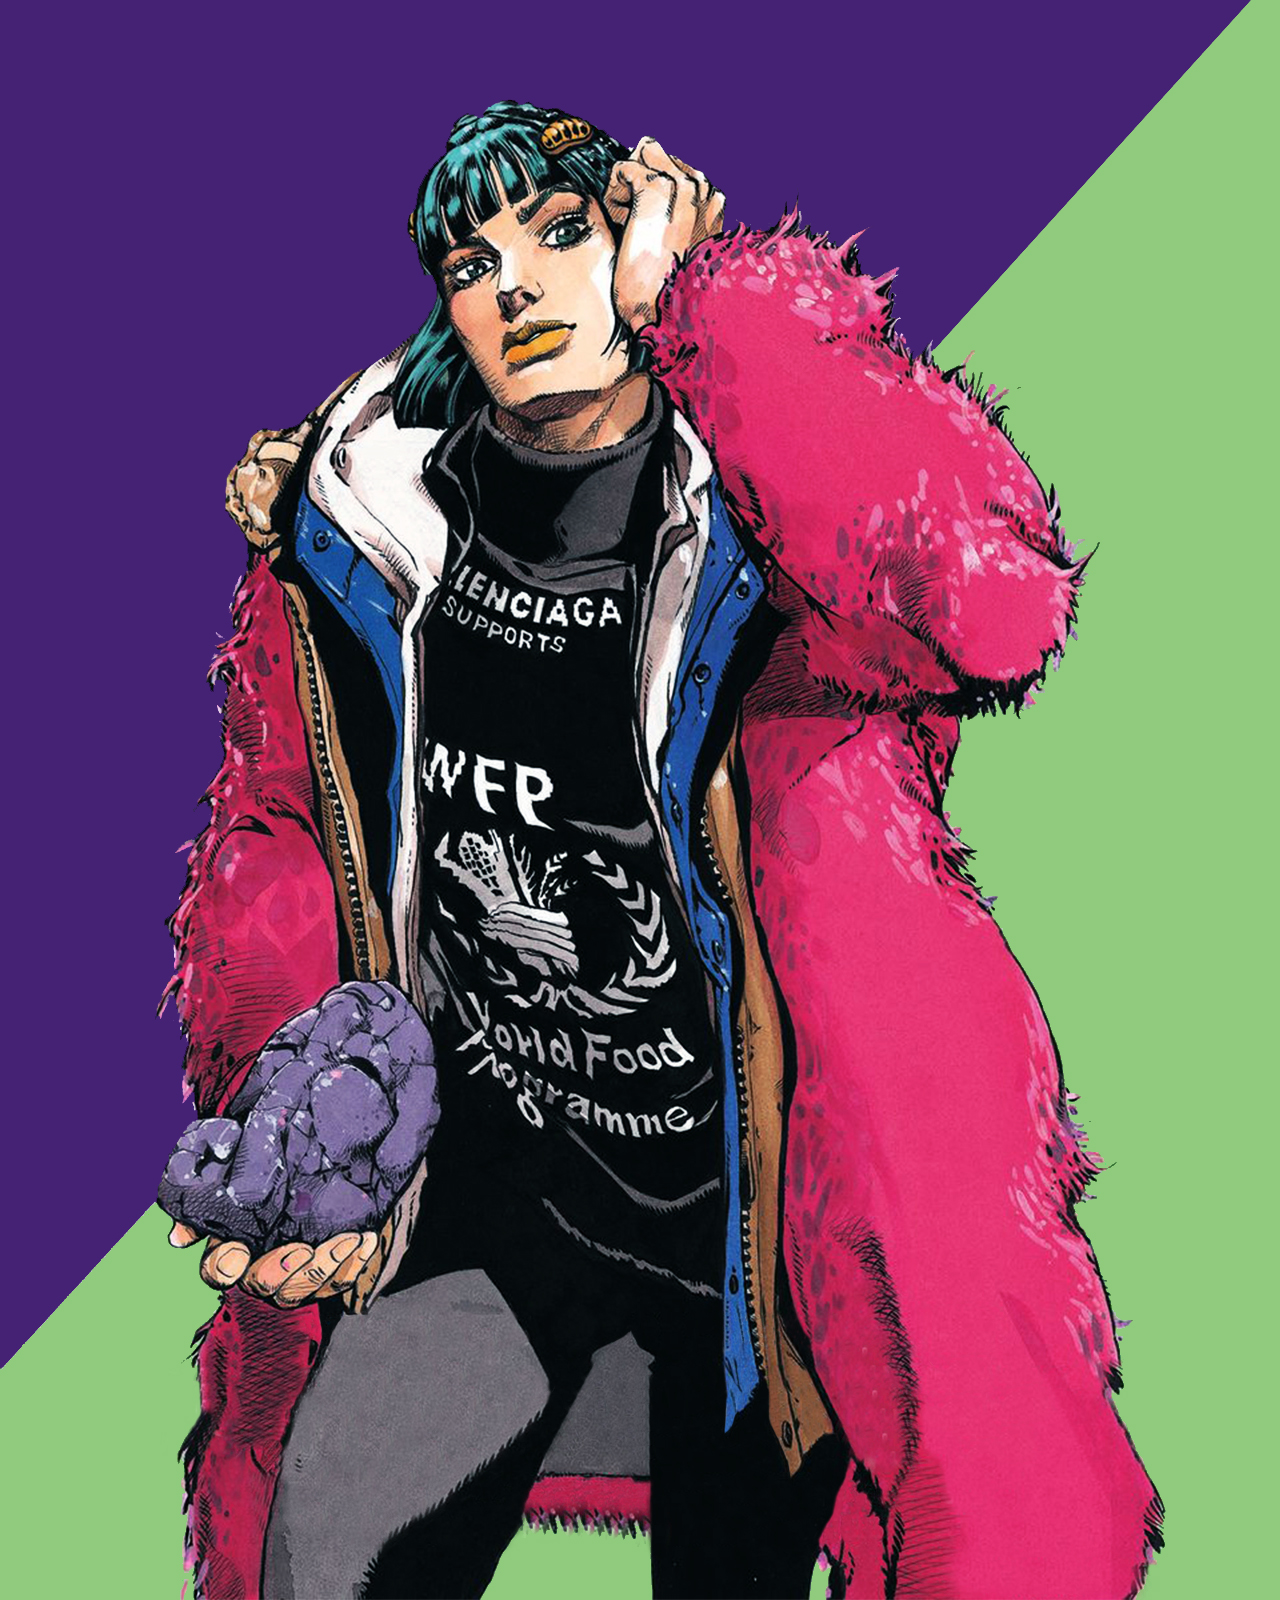
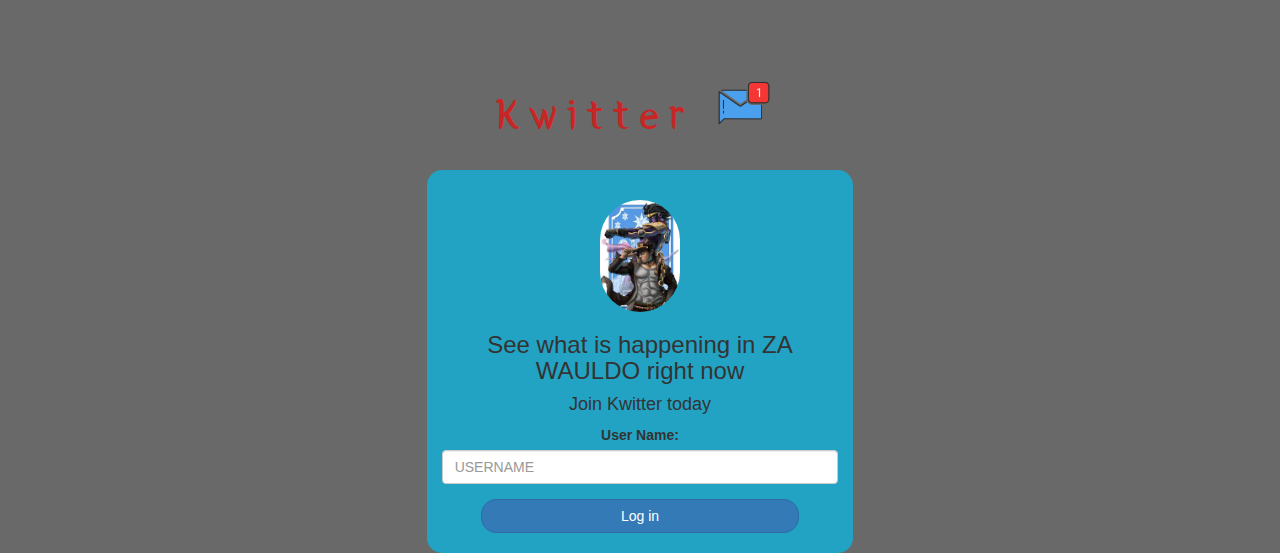
<file: index.html>
<!DOCTYPE html>
<html>
<head>
	<title>Kwitter</title>
<link href="https://fonts.googleapis.com/css?family=Yeon+Sung&display=swap" rel="stylesheet"><meta name="viewport" content="width=device-width, initial-scale=1">

<link rel="stylesheet" href="https://maxcdn.bootstrapcdn.com/bootstrap/3.4.0/css/bootstrap.min.css">
<script src="https://ajax.googleapis.com/ajax/libs/jquery/3.4.1/jquery.min.js"></script>
<script src="https://maxcdn.bootstrapcdn.com/bootstrap/3.4.0/js/bootstrap.min.js"></script>

<link rel="stylesheet" type="text/css" href="style.css">
<script src="kwitter.js"></script>
</head>
<body>
<center>
	<img id="meme" src="6HR1Tei.jpg">
	<div id="col">
	<h1 class="header">	
		Kwitter	<sup>
	<img src="m2.png">
	</sup>
</h1>
	<div class="col-lg-4 col-md-6 col-sm-6 col-xs-11 login_div">
	<img src="download.jpeg" class="logo">
		<h3 >See what is happening in ZA WAULDO right now</h3>
		<h4 >Join Kwitter today</h4>
		<div class="form-group">
		  <label >User Name:</label>
		   <input class="form-control" id="login" type="text" placeholder="USERNAME">
		</div>
		<button id="login_button" class="btn btn-primary" onmouseover="addUser()">Log in</button>
		<br><br>
	</div>
</div>
</center>
</body>
</html>
</file>
<file: style.css>
html, body
{
  height: 100%;
  margin: 0;
  
}
#meme{
	z-index: 2;
}
body
{
	background-color: dimgrey;
}

.header
{
	color: rgb(201, 37, 37);font-family: 'Yeon Sung';font-size: 45px;letter-spacing: 10px;margin-top: 80px;
}
.header img
{
	width: 80px;margin-left: -15px;
}

.login_div
{
	background: rgba(17, 177, 218, 0.8);float: none;border-radius: 15px;
}

.logo
{
	width: 80px;margin-top: 30px;border-radius: 40px;
}

#login_button
{
	width: 80%;border-radius: 15px;
}

.room_name
{
	cursor: pointer;
	font-size: 20px;
}


#logout
{
	font-size: 20px; float: right;
}


#output
{
	padding: 10px; width:80%;background: rgba(255,255,255,0.8);border-radius: 15px;
}

.input_div_room_page
{
	width: 80%;
}

.input_div label
{
	color: white;font-size: 20px;
}


.input_div_message_page
{
	position: fixed;bottom: 0px;width: 100%;background: rgba(255,255,255,0.8);
}
.input_div_message_page label
{
	color: black;
}
.input_div_message_page #msg
{
	width: 80%;
}
.input_div_message_page button
{
	margin-top: 15px;
	width: 50%; 
}
.color_white
{
	color: white
}

.user_tick
{
	width:20px;
}
.message_h4
{
	padding-left:5px;color:grey;
}
#col{
	z-index: 9;
	margin-bottom:300px ;
}
</file>
